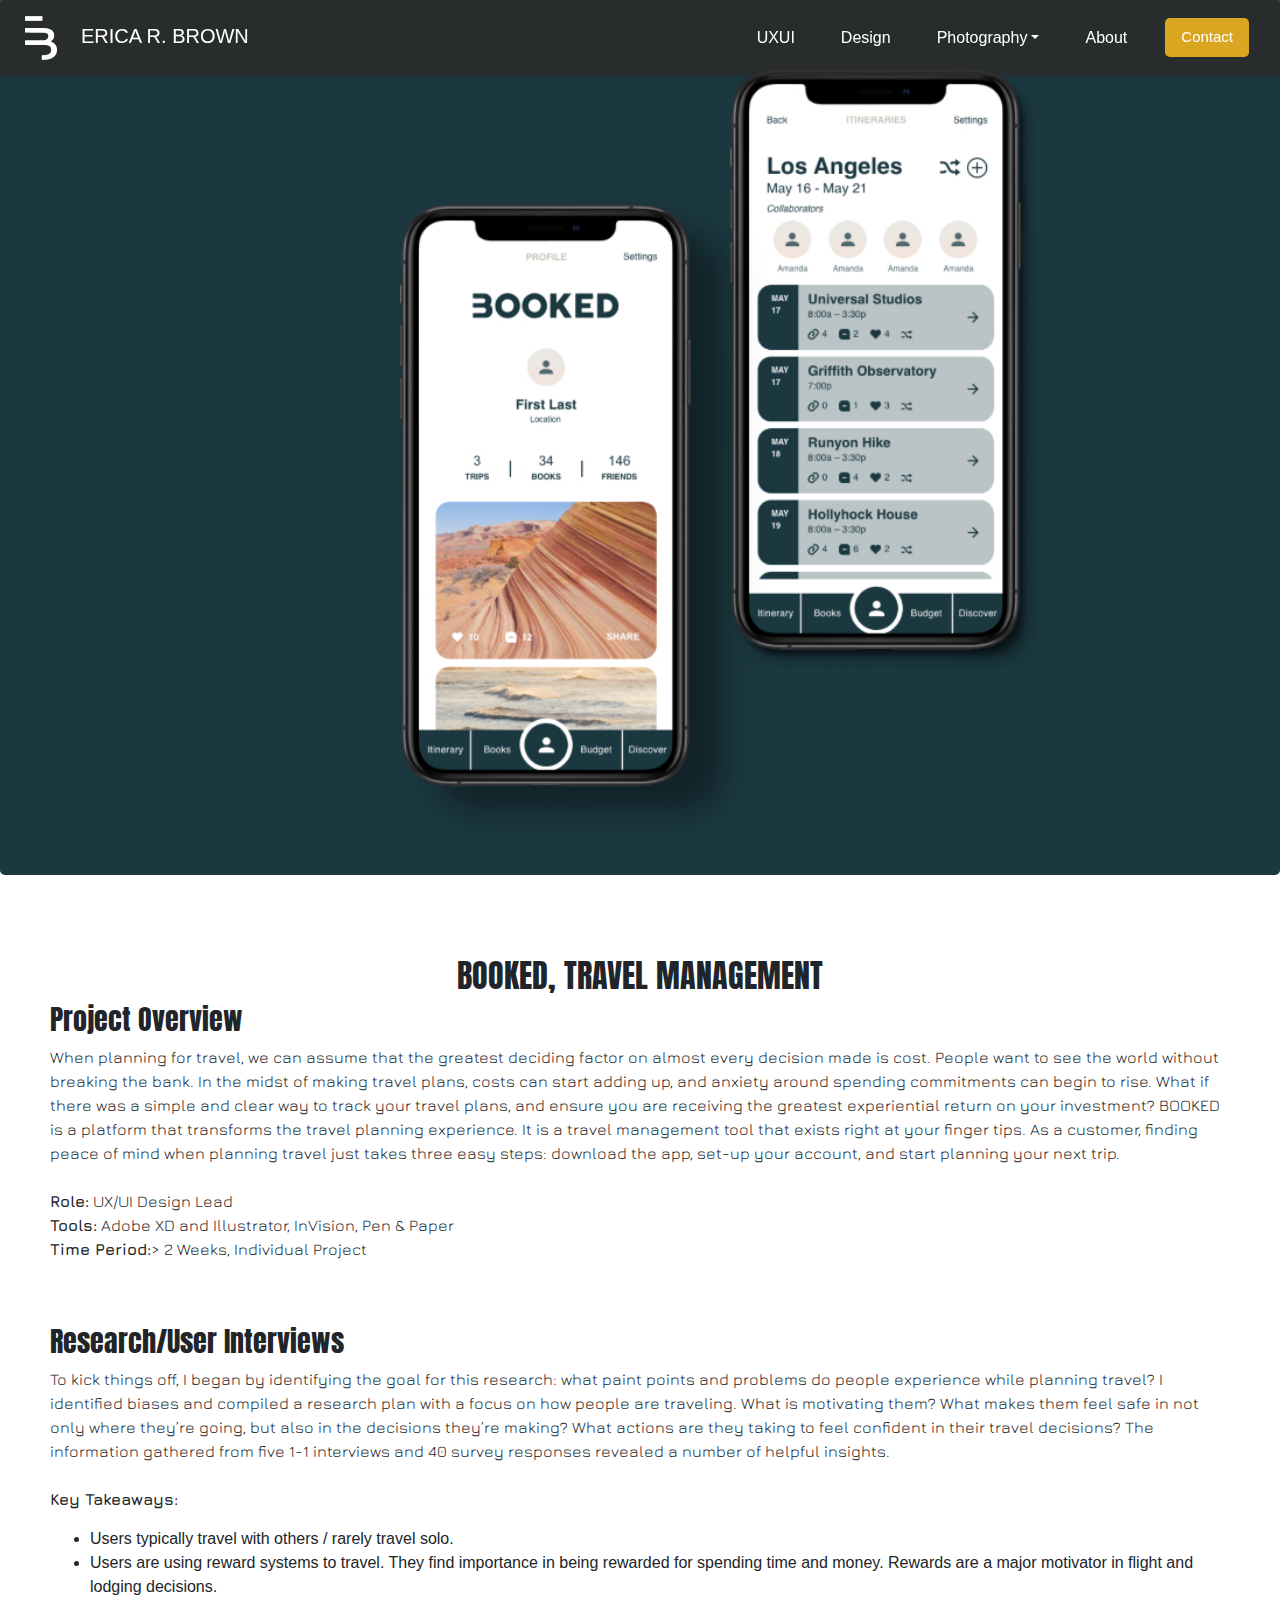
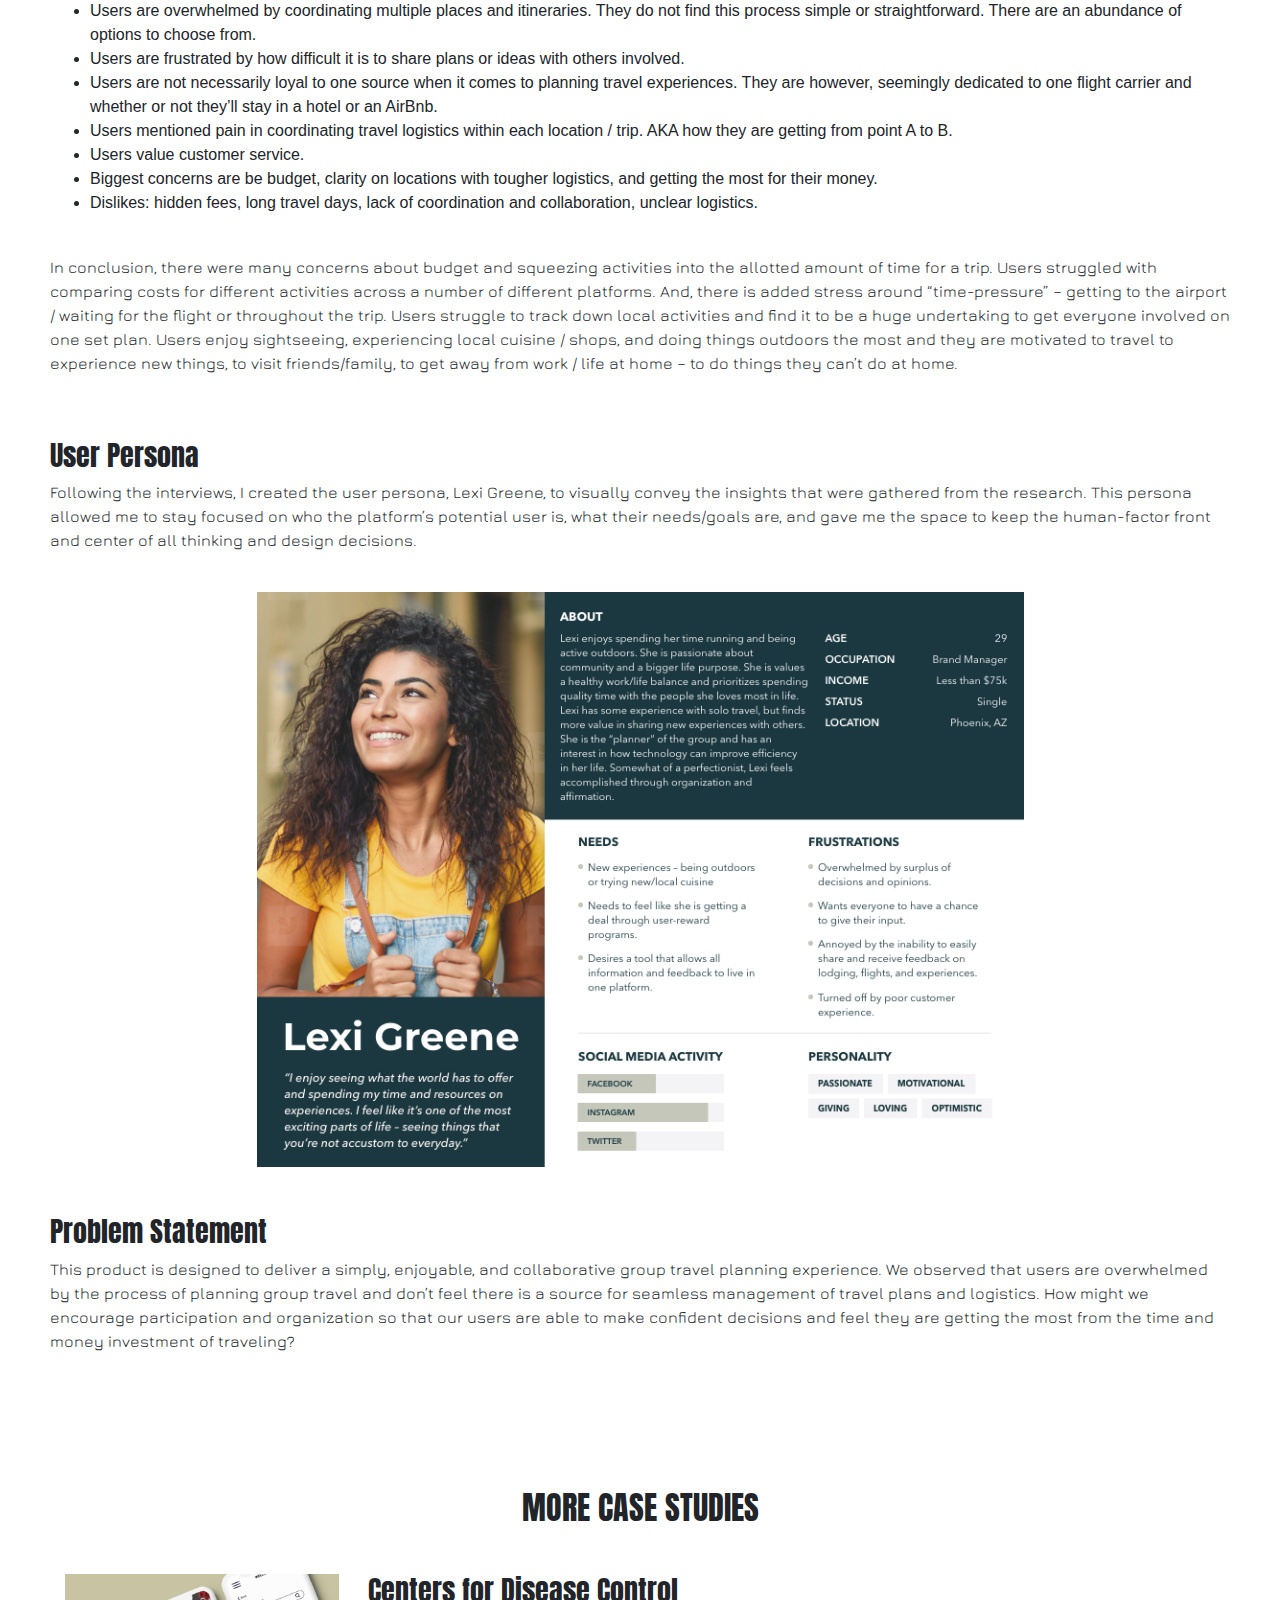
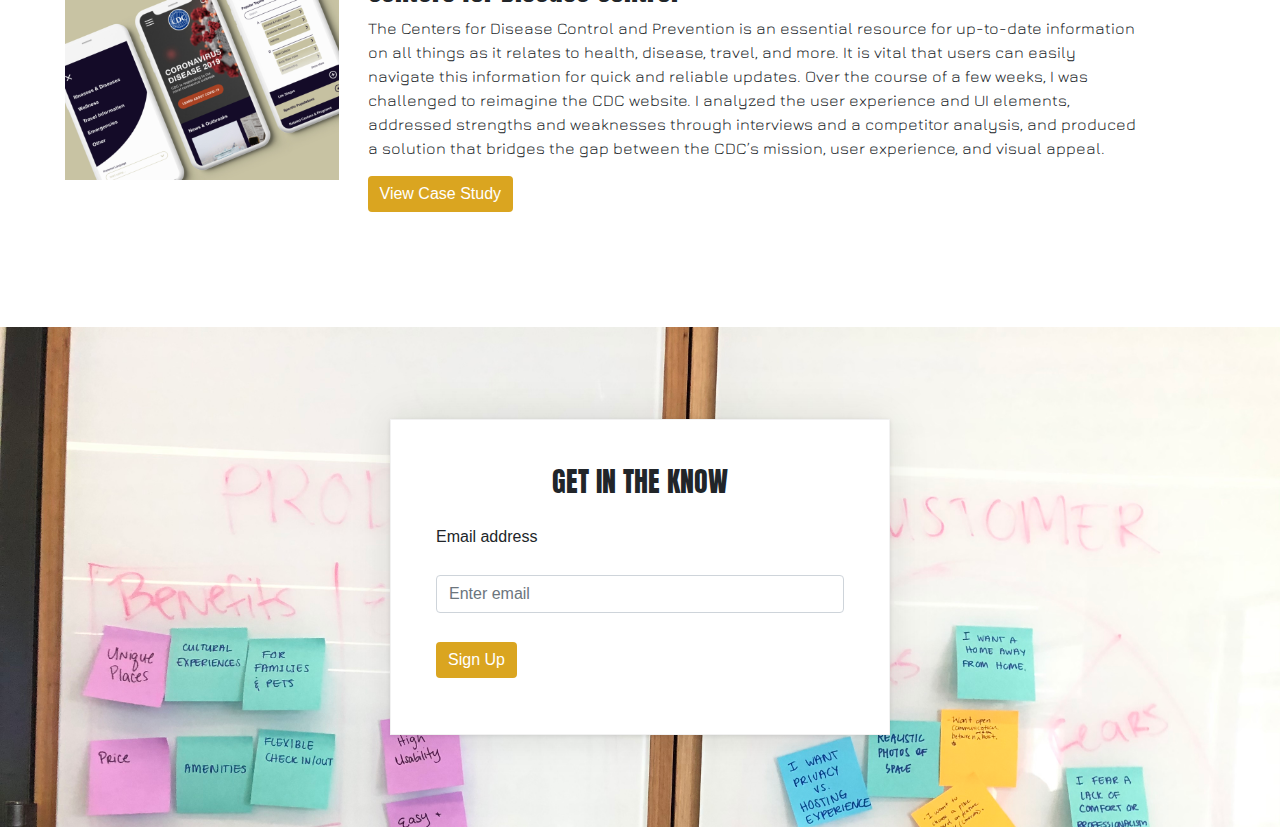
<file: index.html>
<!doctype html>
<html lang="en">

  <head>
    <!-- Required meta tags -->
    <meta charset="utf-8">
    <meta name="viewport" content="width=device-width, initial-scale=1, shrink-to-fit=no">

<!-- Hotjar Tracking Code for https://github.com/ux-ericabrown/UX_UI_HW_20.2/blo -->
<script>
  (function(h,o,t,j,a,r){
      h.hj=h.hj||function(){(h.hj.q=h.hj.q||[]).push(arguments)};
      h._hjSettings={hjid:1855749,hjsv:6};
      a=o.getElementsByTagName('head')[0];
      r=o.createElement('script');r.async=1;
      r.src=t+h._hjSettings.hjid+j+h._hjSettings.hjsv;
      a.appendChild(r);
  })(window,document,'https://static.hotjar.com/c/hotjar-','.js?sv=');
</script>

    <!-- Bootstrap CSS -->
    <link rel="stylesheet" href="https://stackpath.bootstrapcdn.com/bootstrap/4.3.1/css/bootstrap.min.css" integrity="sha384-ggOyR0iXCbMQv3Xipma34MD+dH/1fQ784/j6cY/iJTQUOhcWr7x9JvoRxT2MZw1T" crossorigin="anonymous">
    <link href="https://fonts.googleapis.com/css?family=Anton|Jura&display=swap" rel="stylesheet">
    <link rel="stylesheet" href="css/index.css">

    <title>Erica R. Brown</title>
  </head>
  <body>

    <!-- Navigation bar -->
    <nav class="navbar navbar-expand-lg navbar-light bg-light customNav">
      <a class="navbar-brand" href="#"><img src="images/ericarb_logo_web_white.png">ERICA R. BROWN</a>
      <button class="navbar-toggler" type="button" data-toggle="collapse" data-target="#navbarSupportedContent"
        aria-controls="navbarSupportedContent" aria-expanded="false" aria-label="Toggle navigation">
        <span class="navbar-toggler-icon"></span>
      </button>
      <div class="collapse navbar-collapse" id="navbarSupportedContent">
        <ul class="navbar-nav mr-auto">
          <li class="nav-item active">
            <a class="nav-link" href="#">UXUI <span class="sr-only">(current)</span></a>
          </li>
          <li class="nav-item">
            <a class="nav-link" href="#">Design</a>
          </li>
          <li class="nav-item dropdown">
            <a class="nav-link dropdown-toggle" href="#" id="navbarDropdown" role="button" data-toggle="dropdown" aria-haspopup="true" aria-expanded="false">Photography</a>
            <div class="dropdown-menu" aria-labelledby="navbarDropdown">
              <a class="dropdown-item" href="#">Events</a>
              <div class="dropdown-divider"></div>
              <a class="dropdown-item" href="#">Interiors</a>
              <div class="dropdown-divider"></div>
              <a class="dropdown-item" href="#">Lifestyle</a>
            </div>
          </li>
          <li class="nav-item">
            <a class="nav-link" href="#">About</a>
          </li>
          <li class="nav-item">
            <a class="btn btn-primary btn-lg navCTA" href="#" role="button">Contact</a>
          </li>
        </ul>
      </div>
    </nav>
    <!-- End navigation bar -->
     
    <!-- Jumbotron -->
    <div class="jumbotron bookedBackground">
      <div class="jumboCopy">
        <h1 class="display-4"></h1>
        <p class="lead"></p>
      </div>
    </div>
    <!-- End jumbotron -->


    <!-- Content -->
    <div class="container-fluid content">
      <h2 class="sectionHeading">BOOKED, TRAVEL MANAGEMENT</h2>

    <div class="projectOver">
      <h3>Project Overview</h3>
      <p>
        When planning for travel, we can assume that the greatest deciding factor on almost every decision made is cost. People want to see the world without breaking the bank. In the midst of making travel plans, costs can start adding up, and anxiety around spending commitments can begin to rise. What if there was a simple and clear way to track your travel plans, and ensure you are receiving the greatest experiential return on your investment? BOOKED is a platform that transforms the travel planning experience. It is a travel management tool that exists right at your finger tips. As a customer, finding peace of mind when planning travel just takes three easy steps: download the app, set-up your account, and start planning your next trip.
        <br><br>
        <b>Role:</b> UX/UI Design Lead
        <br>
        <b>Tools:</b> Adobe XD and Illustrator, InVision, Pen & Paper
        <br>
        <b>Time Period:</b>> 2 Weeks, Individual Project
      </p>

      <br><br>
      <h3>Research/User Interviews</h3>
      <p>To kick things off, I began by identifying the goal for this research: what paint points and problems do people experience while planning travel? I identified biases and compiled a research plan with a focus on how people are traveling. What is motivating them? What makes them feel safe in not only where they’re going, but also in the decisions they’re making? What actions are they taking to feel confident in their travel decisions? The information gathered from five 1-1 interviews and 40 survey responses revealed a number of helpful insights.
        <br><br>
        <b>Key Takeaways:</b><br>
        <ul class="userKeys">
          <li class="userItem">Users typically travel with others / rarely travel solo.</li>
          <li class="userItem">Users are using reward systems to travel. They find importance in being rewarded for spending time and money. Rewards are a major motivator in flight and lodging decisions.</li class="userItem">
          <li class="userItem">Users are overwhelmed by coordinating multiple places and itineraries. They do not find this process simple or straightforward. There are an abundance of options to choose from.</li class="userItem">
          <li class="userItem">Users are frustrated by how difficult it is to share plans or ideas with others involved.</li class="userItem">
          <li class="userItem">Users are not necessarily loyal to one source when it comes to planning travel experiences. They are however, seemingly dedicated to one flight carrier and whether or not they’ll stay in a hotel or an AirBnb.</li class="userItem">
          <li class="userItem">Users mentioned pain in coordinating travel logistics within each location / trip. AKA how they are getting from point A to B.</li class="userItem">
          <li class="userItem">Users value customer service.</li class="userItem">
          <li class="userItem">Biggest concerns are be budget, clarity on locations with tougher logistics, and getting the most for their money.</li class="userItem">
          <li class="userItem">Dislikes: hidden fees, long travel days, lack of coordination and collaboration, unclear logistics. </li class="userItem">
        </ul>
        <br>
        <p>In conclusion, there were many concerns about budget and squeezing activities into the allotted amount of time for a trip. Users struggled with comparing costs for different activities across a number of different platforms. And, there is added stress around “time-pressure” – getting to the airport / waiting for the flight or throughout the trip. Users struggle to track down local activities and find it to be a huge undertaking to get everyone involved on one set plan. Users enjoy sightseeing, experiencing local cuisine / shops, and doing things outdoors the most and they are motivated to travel to experience new things, to visit friends/family, to get away from work / life at home – to do things they can’t do at home.</p>
      </p>

      <br><br>
      <h3>User Persona</h3>
      <p>Following the interviews, I created the user persona, Lexi Greene, to visually convey the insights that were gathered from the research. This persona allowed me to stay focused on who the platform’s potential user is, what their needs/goals are, and gave me the space to keep the human-factor front and center of all thinking and design decisions.</p>
      <br>
      <img class="userPersona" src="images/021020_booked_user-persona.png">

      <br><br>
      <h3>Problem Statement</h3>
      <p>This product is designed to deliver a simply, enjoyable, and collaborative group travel planning experience. We observed that users are overwhelmed by the process of planning group travel and don’t feel there is a source for seamless management of travel plans and logistics. How might we encourage participation and organization so that our users are able to make confident decisions and feel they are getting the most from the time and money investment of traveling?</p>
      <br><br>

    </div>


    <br><br><br>
    <h2 class="sectionHeading">MORE CASE STUDIES</h2>
    <br>

      <!-- Row 1 -->
      <div class="row valueProp">
        <div class="sideAccent">
        </div>
        <div class="imageContainer col-3">
          <img src="images/dribbble-shot-for-ui-design@2x.jpeg">
        </div>
        <div class="text col-8">
          <h3>Centers for Disease Control</h3>
          <p>
            The Centers for Disease Control and Prevention is an essential resource for up-to-date information on all things as it relates to health, disease, travel, and more. It is vital that users can easily navigate this information for quick and reliable updates. Over the course of a few weeks, I was challenged to reimagine the CDC website. I analyzed the user experience and UI elements, addressed strengths and weaknesses through interviews and a competitor analysis, and produced a solution that bridges the gap between the CDC’s mission, user experience, and visual appeal.
          </p>
          <a href="#" class="btn btn-primary">View Case Study
          </a>
        </div>
      </div>
      <!-- End row 1 -->


    </div>


    <!-- End content -->

    <!-- Footer -->
    <footer class="emailContain">
      <form>
        <h3 class="sectionHeading">GET IN THE KNOW</h3>
        <div class="form-group">
          <label for="exampleInputEmail1">Email address</label>
          <input type="email" class="form-control" id="exampleInputEmail1" aria-describedby="emailHelp"
            placeholder="Enter email">
        </div>
        <button type="submit" class="btn btn-primary">Sign Up</button>
      </form>
    </footer>
    <!-- End footer -->

    <!-- Optional JavaScript -->
    <!-- jQuery first, then Popper.js, then Bootstrap JS -->
    <script src="https://code.jquery.com/jquery-3.3.1.slim.min.js"
      integrity="sha384-q8i/X+965DzO0rT7abK41JStQIAqVgRVzpbzo5smXKp4YfRvH+8abtTE1Pi6jizo"
      crossorigin="anonymous"></script>
    <script src="https://cdnjs.cloudflare.com/ajax/libs/popper.js/1.14.7/umd/popper.min.js"
      integrity="sha384-UO2eT0CpHqdSJQ6hJty5KVphtPhzWj9WO1clHTMGa3JDZwrnQq4sF86dIHNDz0W1"
      crossorigin="anonymous"></script>
    <script src="https://stackpath.bootstrapcdn.com/bootstrap/4.3.1/js/bootstrap.min.js"
      integrity="sha384-JjSmVgyd0p3pXB1rRibZUAYoIIy6OrQ6VrjIEaFf/nJGzIxFDsf4x0xIM+B07jRM"
      crossorigin="anonymous"></script>


      <!-- Global site tag (gtag.js) - Google Analytics -->
<script async src="https://www.googletagmanager.com/gtag/js?id=UA-169254712-1"></script>
<script>
  window.dataLayer = window.dataLayer || [];
  function gtag(){dataLayer.push(arguments);}
  gtag('js', new Date());

  gtag('config', 'UA-169254712-1');
</script>

  </body>

</html>
</file>
<file: css/index.css>
/* Text */
h1, h2, h3 , h4, h5, h6 {
  font-family: 'Anton', sans-serif;
}
p {
  font-family: 'Jura', sans-serif;
}

/* Navigation bar */

/* General */
.customNav {
  position: fixed;
  width: 100%;
  background: url("../images/transparency.png");
  background-color: transparent !important;
  background-size: cover;
  z-index: 10;
}
.navbar-nav {
  margin-left: auto;
  margin-right: 0 !important;
}
.navbar-brand img {
  padding-right: 15px;
  width: 65px;
}
.nav-item {
  margin: 0px 15px;
}

/* Navigation dropdown menu */
.dropdown-menu {
  background: url("../images/transparency.png");
  background-color: transparent !important;
  background-size: cover;
}
.dropdown-item:focus, .dropdown-item:hover {
    color: #16181b;
    text-decoration: none;
    background: black;
}

/* Navigation links */
.customNav a {
  color: white !important;
}
.navCTA {
  font-size: 15px;
}

/* Jumbotron  */
.jumbotron {
  background-image: url(../images/021020_booked-travel-app_web.jpeg);
  background-size: cover;
  background-repeat: no-repeat;
  height: calc(100vh - 25px);
  display: flex;
  align-items: center;
  justify-content: center;
}

/* Jumbotron copy */
.jumboCopy {
  width: 70%;
  min-width: 500px;
  max-width: 700px;
  color: white;
  text-align: left;
}

/* User Persona */

.userPersona {
  display: block;
  margin-left: auto;
  margin-right: auto;
  width: 65%;
}

/* Cards */
.content {
  padding: 50px;
}
.sectionHeading {
  text-align: center;
}
.showsNear  {
  padding: 0px 30px 30px 30px;
}
.cardContainer {
  text-align: center;
}

/* Content */
.sideAccent {
  color: white;
  width: 15px;
}
.imageContainer img {
  width: 100%;
}
.imageContainer {
  padding-right: 14px;
}
.valueProp {
  margin-top: 15px;
  margin-bottom: 15px;
}

.btn {
  background-color: goldenrod !important;
  border: goldenrod;
}

/* Footer */
.emailContain {
  background: url(../images/IMG_5409.JPG);
  background-size: cover;
  display: flex;
  align-items: center;
  flex-direction: column;
  align-items: center;
  justify-content: center;
  height: 500px;
}

/* Footer form */
form {
  width: 500px;
  margin: 35px auto;
  padding: 45px;
  border: 1px solid #F2F2F2;
  -webkit-box-shadow: 0 1px 4px rgba(0, 0, 0, 0.3), 0 0 40px rgba(0, 0, 0, 0.1) inset;
  -moz-box-shadow: 0 1px 4px rgba(0, 0, 0, 0.3), 0 0 40px rgba(0, 0, 0, 0.1) inset;
  box-shadow: 0 1px 4px rgba(0, 0, 0, 0.1), 0 0 40px rgba(0, 0, 0, 0.1);
  background-color: white;
}

/* STYLES FOR TEMPLATE PLEASE DO NOT TOUCH*/
.dropdown-menu {
  left: -97px;
}
footer {
  position: absolute;
  width: 100%;
  height: 60px;
  line-height: 60px;
  background-color: #f5f5f5;
  margin-top: 50px;
}
.cardContainer {
  margin-top: 20px;
}
.card {
  margin: 0 auto;
}
</file>
